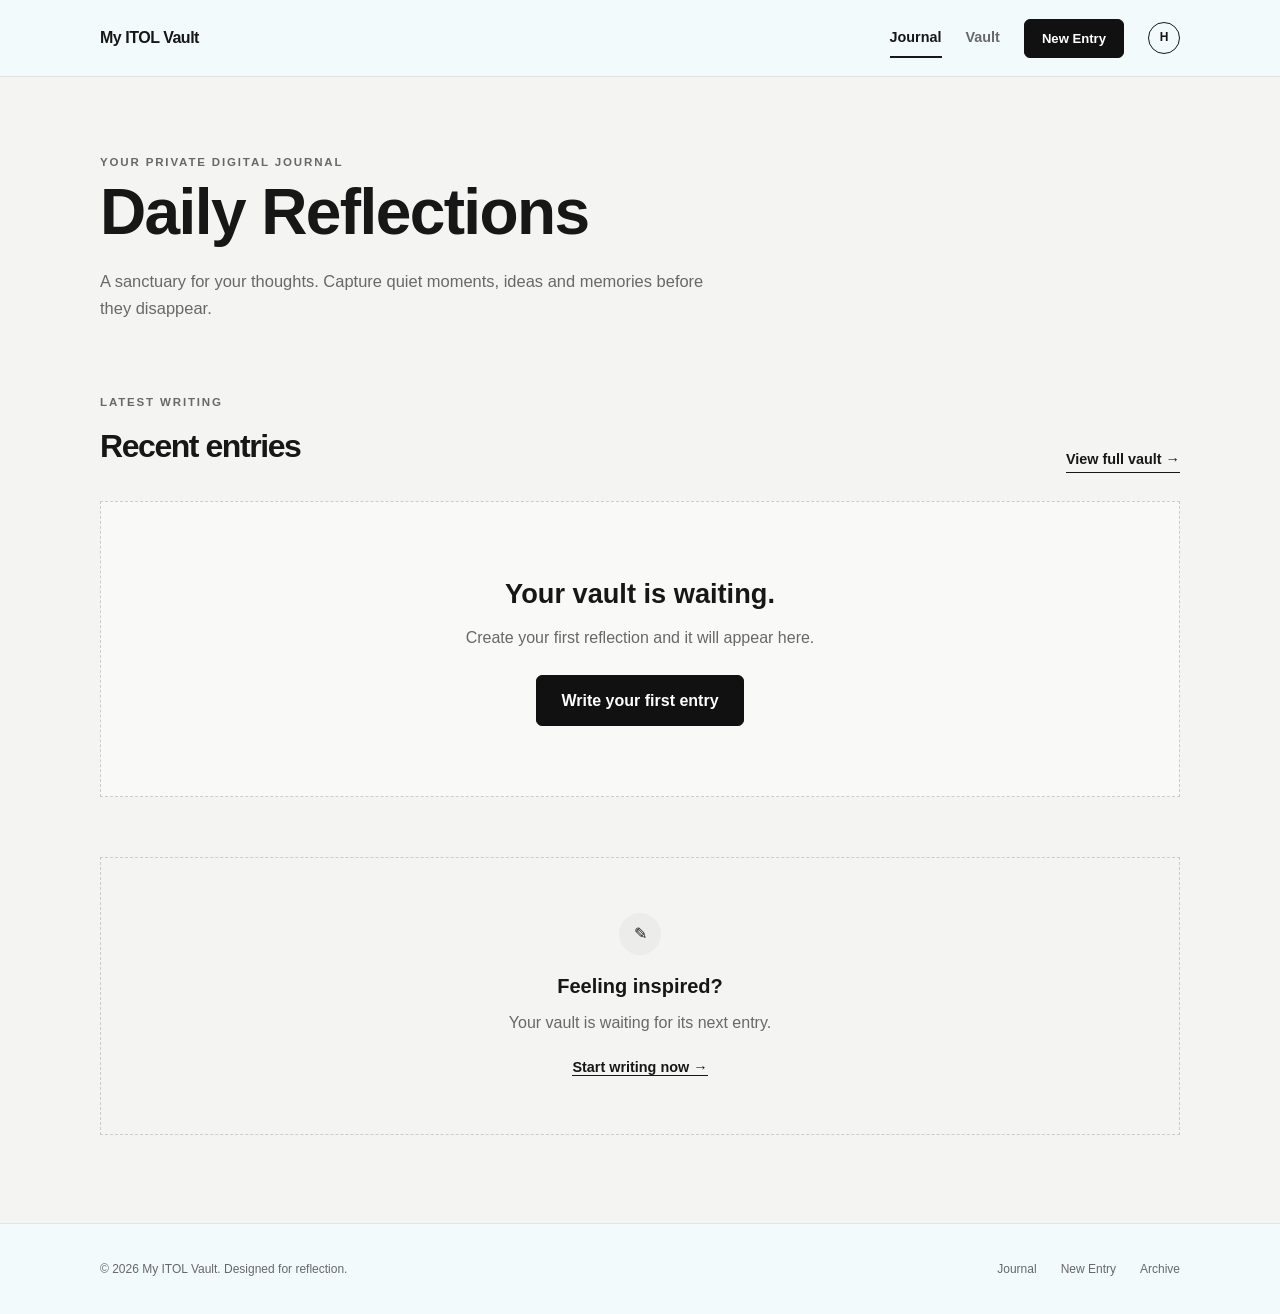
<file: index.html>
<!DOCTYPE html>
<html lang="en">
<head>
  <meta charset="UTF-8" />
  <meta
    name="viewport"
    content="width=device-width, initial-scale=1.0"
  />

  <meta
    name="description"
    content="My ITOL Vault is a private digital diary for saving daily reflections."
  />

  <title>My ITOL Vault | Daily Reflections</title>

  <link rel="stylesheet" href="./styles.css" />
</head>

<body>
  <header class="site-header">
    <div class="header-container">
      <a class="brand" href="./index.html">
        My ITOL Vault
      </a>

      <nav class="main-navigation" aria-label="Main navigation">
        <a class="nav-link active" href="./index.html">Journal</a>
        <a class="nav-link" href="./vault.html">Vault</a>

        <a class="button button-small" href="./new-entry.html">
          New Entry
        </a>

        <a
          class="profile-link"
          href="./vault.html"
          aria-label="Open your vault"
        >
          H
        </a>
      </nav>
    </div>
  </header>

  <main>
    <section class="page-introduction">
      <div class="content-container">
        <p class="eyebrow">Your private digital journal</p>

        <h1>Daily Reflections</h1>

        <p class="page-description">
          A sanctuary for your thoughts. Capture quiet moments,
          ideas and memories before they disappear.
        </p>
      </div>
    </section>

    <section class="entries-section">
      <div class="content-container">
        <div class="section-heading">
          <div>
            <p class="eyebrow">Latest writing</p>
            <h2>Recent entries</h2>
          </div>

          <a class="text-link" href="./vault.html">
            View full vault →
          </a>
        </div>

        <!-- JavaScript will place the five newest entries here. -->
        <div id="entries-grid" class="entries-grid">
          <p class="loading-message">Loading your reflections...</p>
        </div>
      </div>
    </section>

    <section class="writing-prompt-section">
      <div class="content-container">
        <div class="writing-prompt">
          <div class="prompt-icon" aria-hidden="true">✎</div>

          <h2>Feeling inspired?</h2>

          <p>Your vault is waiting for its next entry.</p>

          <a class="text-link" href="./new-entry.html">
            Start writing now →
          </a>
        </div>
      </div>
    </section>
  </main>

  <footer class="site-footer">
    <div class="header-container footer-container">
      <p>© 2026 My ITOL Vault. Designed for reflection.</p>

      <nav class="footer-navigation" aria-label="Footer navigation">
        <a href="./index.html">Journal</a>
        <a href="./new-entry.html">New Entry</a>
        <a href="./vault.html">Archive</a>
      </nav>
    </div>
  </footer>

  <script type="module" src="./js/home.js"></script>
</body>
</html>
</file>
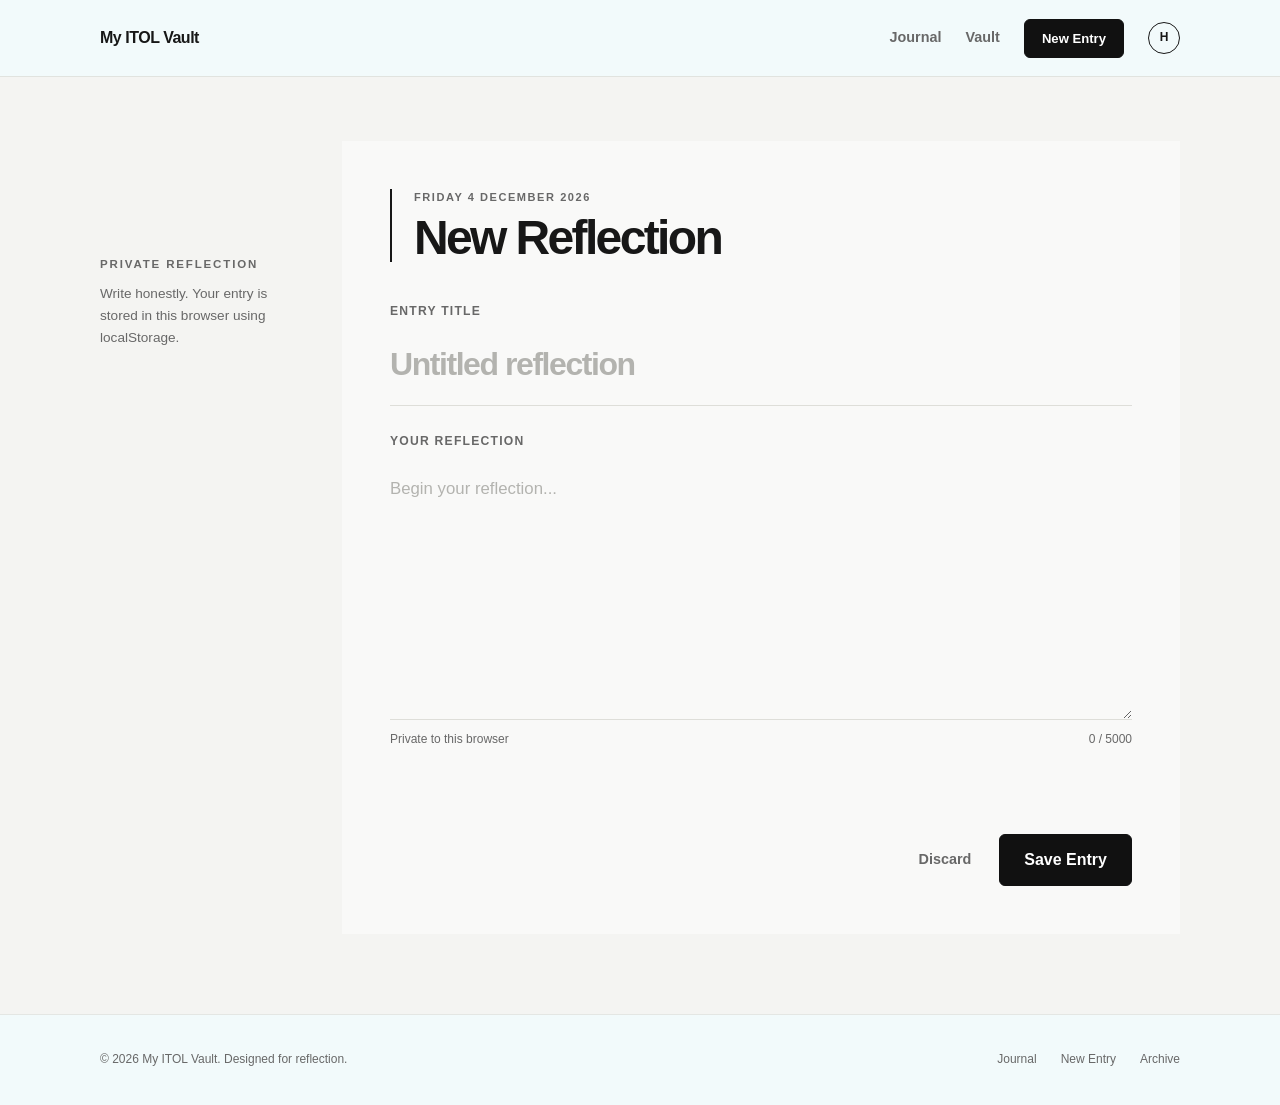
<file: new-entry.html>
<!DOCTYPE html>
<html lang="en">
<head>
  <meta charset="UTF-8" />

  <meta
    name="viewport"
    content="width=device-width, initial-scale=1.0"
  />

  <meta
    name="description"
    content="Write and save a new reflection in My ITOL Vault."
  />

  <title>New Entry | My ITOL Vault</title>

  <link rel="stylesheet" href="./styles.css" />
</head>

<body>
  <header class="site-header">
    <div class="header-container">
      <a class="brand" href="./index.html">
        My ITOL Vault
      </a>

      <nav class="main-navigation" aria-label="Main navigation">
        <a class="nav-link" href="./index.html">Journal</a>
        <a class="nav-link" href="./vault.html">Vault</a>

        <a class="button button-small" href="./new-entry.html">
          New Entry
        </a>

        <a
          class="profile-link"
          href="./vault.html"
          aria-label="Open your vault"
        >
          H
        </a>
      </nav>
    </div>
  </header>

  <main class="editor-main">
    <div class="editor-container">
      <aside class="editor-sidebar">
        <p class="eyebrow">Private reflection</p>

        <p>
          Write honestly. Your entry is stored in this browser
          using localStorage.
        </p>
      </aside>

      <section class="editor-panel">
        <div class="editor-heading">
          <p id="current-date" class="entry-date">
            Today's date
          </p>

          <h1>New Reflection</h1>
        </div>

        <form id="entry-form" class="entry-form" novalidate>
          <div class="form-group">
            <label for="entry-title">Entry title</label>

            <input
              id="entry-title"
              name="title"
              type="text"
              maxlength="100"
              placeholder="Untitled reflection"
              autocomplete="off"
              required
            />
          </div>

          <div class="form-group form-group-large">
            <label for="entry-body">Your reflection</label>

            <textarea
              id="entry-body"
              name="body"
              maxlength="5000"
              placeholder="Begin your reflection..."
              required
            ></textarea>

            <div class="textarea-information">
              <span>Private to this browser</span>
              <span id="character-count">0 / 5000</span>
            </div>
          </div>

          <p
            id="form-message"
            class="form-message"
            role="alert"
            aria-live="polite"
          ></p>

          <div class="editor-actions">
            <a class="discard-link" href="./index.html">
              Discard
            </a>

            <button
              id="save-entry-button"
              class="button"
              type="button"
            >
              Save Entry
            </button>
          </div>
        </form>
      </section>
    </div>
  </main>

  <footer class="site-footer">
    <div class="header-container footer-container">
      <p>© 2026 My ITOL Vault. Designed for reflection.</p>

      <nav class="footer-navigation" aria-label="Footer navigation">
        <a href="./index.html">Journal</a>
        <a href="./new-entry.html">New Entry</a>
        <a href="./vault.html">Archive</a>
      </nav>
    </div>
  </footer>

  <script type="module" src="./js/new-entry.js"></script>
</body>
</html>
</file>
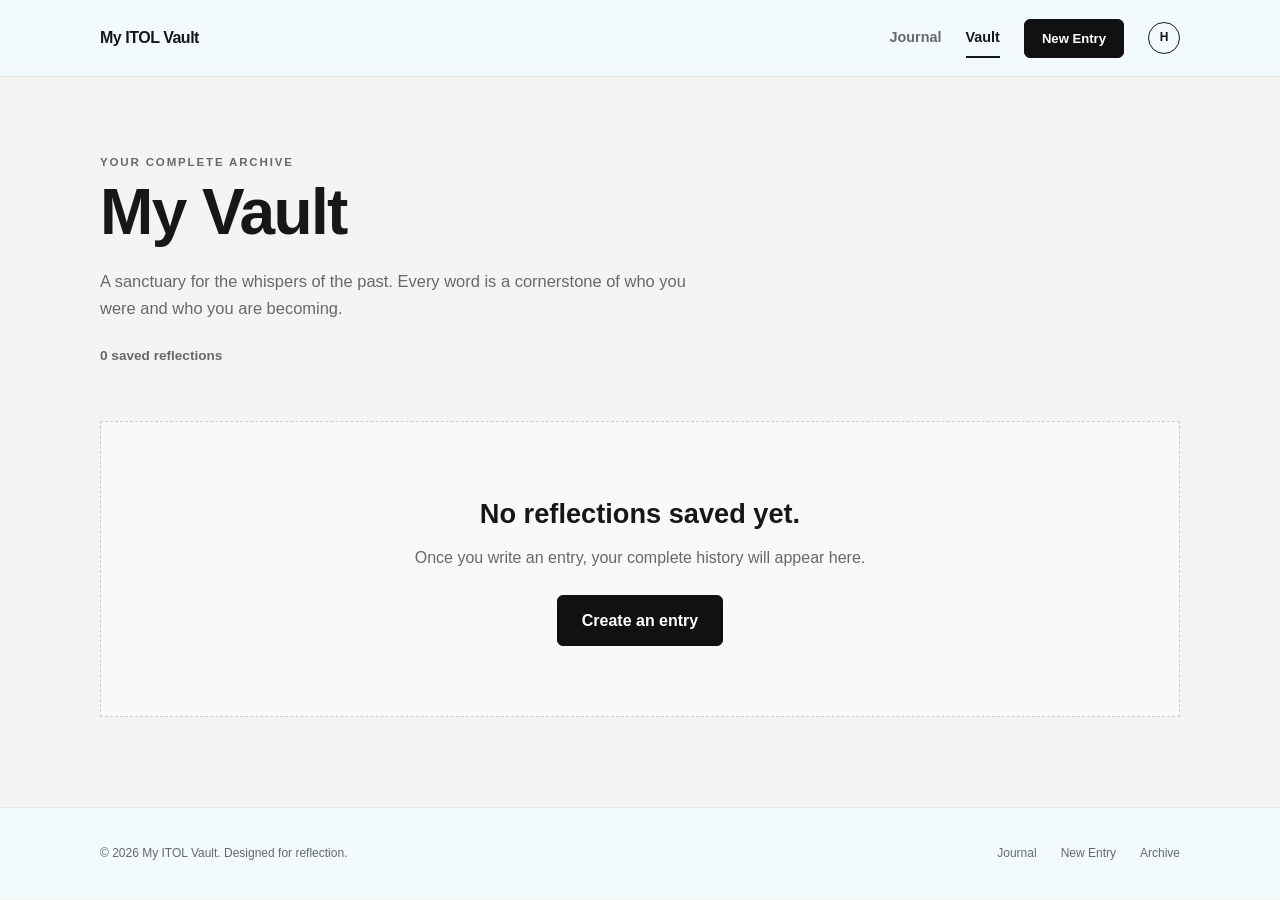
<file: vault.html>
<!DOCTYPE html>
<html lang="en">
<head>
  <meta charset="UTF-8" />

  <meta
    name="viewport"
    content="width=device-width, initial-scale=1.0"
  />

  <meta
    name="description"
    content="View every reflection saved in My ITOL Vault."
  />

  <title>My Vault | My ITOL Vault</title>

  <link rel="stylesheet" href="./styles.css" />
</head>

<body>
  <header class="site-header">
    <div class="header-container">
      <a class="brand" href="./index.html">
        My ITOL Vault
      </a>

      <nav class="main-navigation" aria-label="Main navigation">
        <a class="nav-link" href="./index.html">Journal</a>
        <a class="nav-link active" href="./vault.html">Vault</a>

        <a class="button button-small" href="./new-entry.html">
          New Entry
        </a>

        <a
          class="profile-link"
          href="./vault.html"
          aria-label="Open your vault"
        >
          H
        </a>
      </nav>
    </div>
  </header>

  <main>
    <section class="page-introduction vault-introduction">
      <div class="content-container">
        <p class="eyebrow">Your complete archive</p>

        <h1>My Vault</h1>

        <p class="page-description">
          A sanctuary for the whispers of the past. Every word is
          a cornerstone of who you were and who you are becoming.
        </p>

        <p id="entry-total" class="entry-total">
          Loading entries...
        </p>
      </div>
    </section>

    <section class="vault-section">
      <div class="content-container">
        <!-- JavaScript displays every saved entry here. -->
        <div id="vault-list" class="vault-list">
          <p class="loading-message">Opening your vault...</p>
        </div>
      </div>
    </section>
  </main>

  <footer class="site-footer">
    <div class="header-container footer-container">
      <p>© 2026 My ITOL Vault. Designed for reflection.</p>

      <nav class="footer-navigation" aria-label="Footer navigation">
        <a href="./index.html">Journal</a>
        <a href="./new-entry.html">New Entry</a>
        <a href="./vault.html">Archive</a>
      </nav>
    </div>
  </footer>

  <script type="module" src="./js/vault.js"></script>
</body>
</html>
</file>
<file: styles.css>
:root {
    --background: #f4f4f2;
    --surface: #ffffff;
    --surface-soft: #ececea;
    --header-background: #f2fafb;
    --text: #171717;
    --text-soft: #686868;
    --border: #deded9;
    --accent: #111111;
    --error: #a62929;
    --success: #21643d;
    --shadow: 0 18px 50px rgba(20, 20, 20, 0.07);
    --content-width: 1080px;
  }
  
  * {
    box-sizing: border-box;
    margin: 0;
    padding: 0;
  }
  
  html {
    scroll-behavior: smooth;
  }
  
  body {
    min-height: 100vh;
    background: var(--background);
    color: var(--text);
    font-family:
      Inter,
      -apple-system,
      BlinkMacSystemFont,
      "Segoe UI",
      sans-serif;
    line-height: 1.6;
  }
  
  a {
    color: inherit;
    text-decoration: none;
  }
  
  button,
  input,
  textarea {
    font: inherit;
  }
  
  button,
  a {
    -webkit-tap-highlight-color: transparent;
  }
  
  img {
    display: block;
    max-width: 100%;
  }
  
  .content-container,
  .header-container {
    width: min(calc(100% - 40px), var(--content-width));
    margin-inline: auto;
  }
  
  /* 
     Header and navigation
 */
  
  .site-header {
    position: sticky;
    top: 0;
    z-index: 20;
    background: rgba(242, 250, 251, 0.94);
    border-bottom: 1px solid rgba(222, 222, 217, 0.8);
    backdrop-filter: blur(14px);
  }
  
  .header-container {
    min-height: 76px;
    display: flex;
    align-items: center;
    justify-content: space-between;
    gap: 32px;
  }
  
  .brand {
    font-size: 1rem;
    font-weight: 800;
    letter-spacing: -0.03em;
  }
  
  .main-navigation {
    display: flex;
    align-items: center;
    gap: 24px;
  }
  
  .nav-link {
    position: relative;
    color: var(--text-soft);
    font-size: 0.9rem;
    font-weight: 600;
  }
  
  .nav-link:hover,
  .nav-link.active {
    color: var(--text);
  }
  
  .nav-link.active::after {
    position: absolute;
    right: 0;
    bottom: -8px;
    left: 0;
    height: 2px;
    background: var(--text);
    content: "";
  }
  
  .profile-link {
    width: 32px;
    height: 32px;
    display: grid;
    place-items: center;
    border: 1px solid var(--text);
    border-radius: 50%;
    font-size: 0.75rem;
    font-weight: 800;
  }
  
  .profile-link:hover {
    background: var(--text);
    color: var(--surface);
  }
  
  /* 
     Buttons and links
 */
  
  .button {
    display: inline-flex;
    min-height: 48px;
    align-items: center;
    justify-content: center;
    border: 1px solid var(--accent);
    border-radius: 6px;
    background: var(--accent);
    color: #ffffff;
    padding: 12px 24px;
    cursor: pointer;
    font-weight: 700;
    transition:
      transform 160ms ease,
      background 160ms ease;
  }
  
  .button:hover {
    background: #303030;
    transform: translateY(-1px);
  }
  
  .button:focus-visible,
  .text-link:focus-visible,
  .nav-link:focus-visible,
  .profile-link:focus-visible {
    outline: 3px solid rgba(17, 17, 17, 0.25);
    outline-offset: 4px;
  }
  
  .button-small {
    min-height: 38px;
    padding: 8px 17px;
    font-size: 0.82rem;
  }
  
  .text-link {
    width: fit-content;
    border-bottom: 1px solid var(--text);
    font-size: 0.9rem;
    font-weight: 700;
  }
  
  /* 
     Shared typography
 */
  
  .eyebrow {
    margin-bottom: 10px;
    color: var(--text-soft);
    font-size: 0.72rem;
    font-weight: 800;
    letter-spacing: 0.16em;
    text-transform: uppercase;
  }
  
  .page-introduction {
    padding: 76px 0 38px;
  }
  
  .page-introduction h1 {
    max-width: 720px;
    font-size: 4rem;
    line-height: 0.98;
    letter-spacing: -0.025em;
  }
  
  .page-description {
    max-width: 620px;
    margin-top: 24px;
    color: var(--text-soft);
    font-size: 1.03rem;
  }
  
  .section-heading {
    display: flex;
    align-items: end;
    justify-content: space-between;
    gap: 30px;
    margin-bottom: 28px;
  }
  
  .section-heading h2 {
    font-size: 2rem;
    letter-spacing: -0.045em;
  }
  
  /* 
     Homepage entry grid
 */
  
  .entries-section {
    padding: 34px 0 42px;
  }
  
  .entries-grid {
    display: grid;
    grid-template-columns: repeat(12, 1fr);
    gap: 18px;
  }
  
  .entry-card {
    min-height: 245px;
    grid-column: span 4;
    display: flex;
    flex-direction: column;
    justify-content: space-between;
    overflow: hidden;
    border: 1px solid var(--border);
    border-radius: 4px;
    background: var(--surface);
    padding: 25px;
    box-shadow: var(--shadow);
    transition:
      transform 180ms ease,
      box-shadow 180ms ease;
  }
  
  .entry-card:hover {
    transform: translateY(-3px);
    box-shadow: 0 22px 55px rgba(20, 20, 20, 0.11);
  }
  
  .entry-card-featured {
    min-height: 340px;
    grid-column: span 8;
  }
  
  .entry-card-wide {
    grid-column: span 8;
  }
  
  .entry-card-soft {
    background: var(--surface-soft);
  }
  
  .entry-date {
    color: var(--text-soft);
    font-size: 0.69rem;
    font-weight: 800;
    letter-spacing: 0.14em;
    text-transform: uppercase;
  }
  
  .entry-card h3 {
    margin: 22px 0 15px;
    font-size: 1.6rem;
    line-height: 1.12;
    letter-spacing: -0.04em;
  }
  
  .entry-card p {
    color: var(--text-soft);
  }
  
  .entry-excerpt {
    display: -webkit-box;
    overflow: hidden;
    -webkit-box-orient: vertical;
    -webkit-line-clamp: 4;
  }
  
  .entry-card-footer {
    margin-top: 28px;
    color: var(--text-soft);
    font-size: 0.75rem;
  }
  
  .loading-message {
    grid-column: 1 / -1;
    color: var(--text-soft);
    padding: 30px 0;
  }
  
  .empty-state {
    grid-column: 1 / -1;
    border: 1px dashed #ccccca;
    background: rgba(255, 255, 255, 0.4);
    padding: 70px 30px;
    text-align: center;
  }
  
  .empty-state h2 {
    margin-bottom: 10px;
    font-size: 1.7rem;
  }
  
  .empty-state p {
    max-width: 480px;
    margin: 0 auto 24px;
    color: var(--text-soft);
  }
  
  /* 
     Homepage writing prompt
 */
  
  .writing-prompt-section {
    padding: 18px 0 88px;
  }
  
  .writing-prompt {
    border: 1px dashed #ccccca;
    padding: 55px 30px;
    text-align: center;
  }
  
  .prompt-icon {
    width: 42px;
    height: 42px;
    display: grid;
    place-items: center;
    border-radius: 50%;
    background: var(--surface-soft);
    margin: 0 auto 15px;
  }
  
  .writing-prompt h2 {
    font-size: 1.25rem;
  }
  
  .writing-prompt p {
    margin: 8px 0 18px;
    color: var(--text-soft);
  }
  
  /* 
     New-entry editor
 */
  
  .editor-main {
    min-height: calc(100vh - 152px);
    padding: 64px 0 80px;
  }
  
  .editor-container {
    width: min(calc(100% - 40px), var(--content-width));
    display: grid;
    grid-template-columns: 190px minmax(0, 1fr);
    gap: 52px;
    margin-inline: auto;
  }
  
  .editor-sidebar {
    padding-top: 114px;
    color: var(--text-soft);
    font-size: 0.85rem;
  }
  
  .editor-panel {
    min-height: 650px;
    background: rgba(255, 255, 255, 0.42);
    padding: 48px;
  }
  
  .editor-heading {
    border-left: 2px solid var(--text);
    margin-bottom: 40px;
    padding-left: 22px;
  }
  
  .editor-heading h1 {
    margin-top: 7px;
    font-size: 3rem;
    line-height: 1;
    letter-spacing: -0.055em;
  }
  
  .entry-form {
    display: flex;
    min-height: 480px;
    flex-direction: column;
  }
  
  .form-group {
    margin-bottom: 26px;
  }
  
  .form-group-large {
    display: flex;
    flex: 1;
    flex-direction: column;
  }
  
  .form-group label {
    display: block;
    margin-bottom: 8px;
    color: var(--text-soft);
    font-size: 0.76rem;
    font-weight: 800;
    letter-spacing: 0.1em;
    text-transform: uppercase;
  }
  
  .form-group input,
  .form-group textarea {
    width: 100%;
    border: 0;
    border-bottom: 1px solid var(--border);
    border-radius: 0;
    background: transparent;
    color: var(--text);
  }
  
  .form-group input {
    padding: 10px 0 15px;
    font-size: 2rem;
    font-weight: 750;
    letter-spacing: -0.045em;
  }
  
  .form-group textarea {
    min-height: 260px;
    flex: 1;
    resize: vertical;
    padding: 14px 0;
    font-size: 1.05rem;
    line-height: 1.8;
  }
  
  .form-group input::placeholder,
  .form-group textarea::placeholder {
    color: #b3b3af;
  }
  
  .form-group input:focus,
  .form-group textarea:focus {
    border-color: var(--text);
    outline: none;
  }
  
  .textarea-information {
    display: flex;
    justify-content: space-between;
    gap: 20px;
    margin-top: 10px;
    color: var(--text-soft);
    font-size: 0.75rem;
  }
  
  .form-message {
    min-height: 24px;
    margin: 10px 0;
    color: var(--error);
    font-size: 0.9rem;
  }
  
  .form-message.success {
    color: var(--success);
  }
  
  .editor-actions {
    display: flex;
    align-items: center;
    justify-content: flex-end;
    gap: 28px;
    margin-top: 15px;
  }
  
  .discard-link {
    color: var(--text-soft);
    font-size: 0.9rem;
    font-weight: 700;
  }
  
  .discard-link:hover {
    color: var(--text);
  }
  
  /* 
     Vault
 */
  
  .vault-introduction {
    padding-bottom: 44px;
  }
  
  .entry-total {
    margin-top: 24px;
    color: var(--text-soft);
    font-size: 0.85rem;
    font-weight: 700;
  }
  
  .vault-section {
    padding: 10px 0 90px;
  }
  
  .vault-list {
    display: grid;
    gap: 16px;
  }
  
  .vault-entry {
    display: grid;
    grid-template-columns: 170px minmax(0, 1fr);
    gap: 30px;
    border: 1px solid var(--border);
    border-radius: 4px;
    background: var(--surface);
    padding: 27px;
    box-shadow: 0 9px 30px rgba(20, 20, 20, 0.04);
  }
  
  .vault-entry-content h2 {
    margin-bottom: 10px;
    font-size: 1.35rem;
    line-height: 1.2;
    letter-spacing: -0.03em;
  }
  
  .vault-entry-content p {
    color: var(--text-soft);
    white-space: pre-line;
  }
  
  .vault-entry-body {
    display: -webkit-box;
    overflow: hidden;
    -webkit-box-orient: vertical;
    -webkit-line-clamp: 4;
  }
  
  /* 
     Footer
 */
  
  .site-footer {
    background: var(--header-background);
    border-top: 1px solid rgba(222, 222, 217, 0.7);
  }
  
  .footer-container {
    min-height: 90px;
    color: var(--text-soft);
    font-size: 0.75rem;
  }
  
  .footer-navigation {
    display: flex;
    gap: 24px;
  }
  
  .footer-navigation a:hover {
    color: var(--text);
  }
  
  /* 
     Responsive design
   */
  
  @media (max-width: 820px) {
    .main-navigation {
      gap: 14px;
    }
  
    .nav-link {
      display: none;
    }
  
    .entry-card,
    .entry-card-featured,
    .entry-card-wide {
      grid-column: span 6;
    }
  
    .editor-container {
      grid-template-columns: 1fr;
    }
  
    .editor-sidebar {
      padding-top: 0;
    }
  
    .vault-entry {
      grid-template-columns: 1fr;
      gap: 12px;
    }
  }
  
  @media (max-width: 580px) {
    .content-container,
    .header-container,
    .editor-container {
      width: min(calc(100% - 28px), var(--content-width));
    }
  
    .header-container {
      min-height: 68px;
    }
  
    .brand {
      max-width: 105px;
      line-height: 1.1;
    }
  
    .button-small {
      min-height: 34px;
      padding: 7px 12px;
    }
  
    .profile-link {
      display: none;
    }
  
    .page-introduction {
      padding-top: 55px;
    }
  
    .section-heading {
      align-items: flex-start;
      flex-direction: column;
    }
  
    .entry-card,
    .entry-card-featured,
    .entry-card-wide {
      min-height: 230px;
      grid-column: 1 / -1;
    }
  
    .editor-main {
      padding-top: 30px;
    }
  
    .editor-panel {
      min-height: auto;
      padding: 30px 20px;
    }
  
    .editor-actions {
      align-items: stretch;
      flex-direction: column-reverse;
      gap: 14px;
    }
  
    .discard-link {
      text-align: center;
    }
  
    .footer-container {
      align-items: flex-start;
      flex-direction: column;
      justify-content: center;
      padding: 25px 0;
    }
  }
</file>
